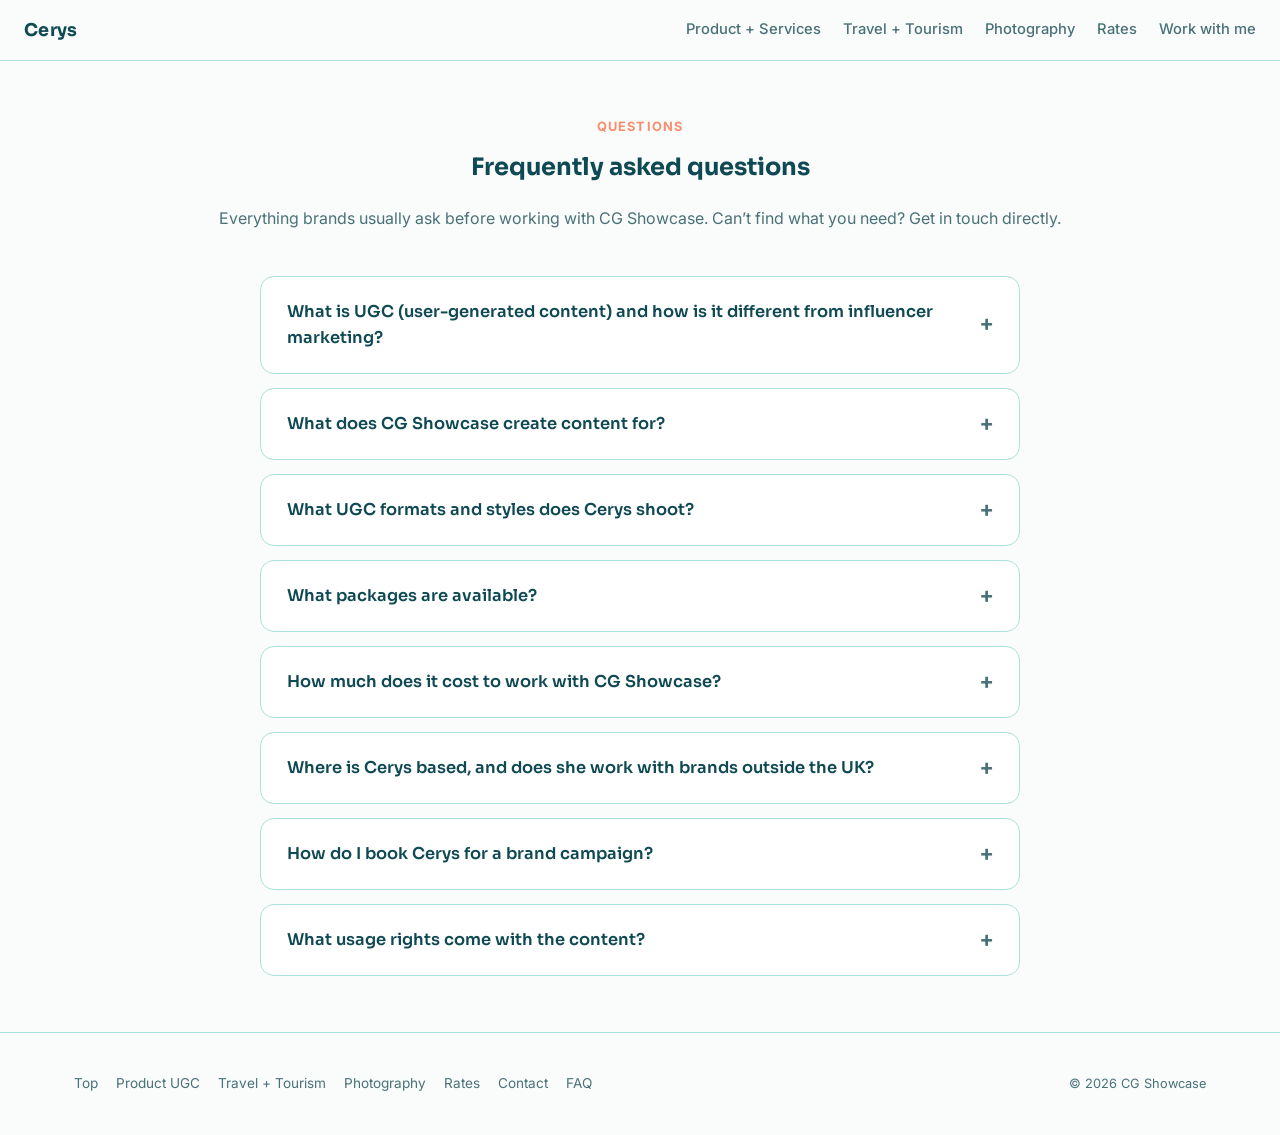
<file: faq.html>
<!DOCTYPE html>
<html lang="en">
  <head>
    <link rel="icon" type="image/svg+xml" href="favicon.svg" />
    <meta charset="UTF-8" />
    <meta name="viewport" content="width=device-width, initial-scale=1.0" />
    <title>FAQ · UGC Content &amp; Rates · CG Showcase</title>
    <meta
      name="description"
      content="Answers to common questions about working with Cerys at CG Showcase: what UGC is, what formats and packages are available, pricing, usage rights, and how to book."
    />
    <link rel="canonical" href="https://cgshowcase.co.uk/faq.html" />

    <!-- Open Graph / social preview -->
    <meta property="og:type" content="website" />
    <meta property="og:site_name" content="CG Showcase" />
    <meta property="og:url" content="https://cgshowcase.co.uk/faq.html" />
    <meta property="og:title" content="FAQ · UGC Content & Rates · CG Showcase" />
    <meta
      property="og:description"
      content="Answers to common questions about working with Cerys at CG Showcase: what UGC is, what formats and packages are available, pricing, usage rights, and how to book."
    />
    <meta property="og:image" content="https://cgshowcase.co.uk/assets/images/hero.jpg" />

    <link rel="stylesheet" href="styles.css" />
    <link rel="preconnect" href="https://fonts.googleapis.com" />
    <link rel="preconnect" href="https://fonts.gstatic.com" crossorigin />
    <link
      href="https://fonts.googleapis.com/css2?family=Inter:wght@300;400;500;600;700;800&family=Sora:wght@500;600;700;800&display=swap"
      rel="stylesheet"
    />

    <!-- Structured data: lets search engines and AI assistants read these Q&As directly -->
    <script type="application/ld+json">
      {
        "@context": "https://schema.org",
        "@type": "FAQPage",
        "mainEntity": [
          {
            "@type": "Question",
            "name": "What is UGC (user-generated content) and how is it different from influencer marketing?",
            "acceptedAnswer": {
              "@type": "Answer",
              "text": "UGC is short-form, native-feeling video and photo content shot to look like an everyday customer or creator filmed it themselves, rather than a polished brand ad. Unlike traditional influencer marketing, UGC is not usually posted on the creator's own social account to their followers — it is delivered to the brand as a raw asset for the brand to run as paid social ads or organic content on its own channels."
            }
          },
          {
            "@type": "Question",
            "name": "What does CG Showcase create content for?",
            "acceptedAnswer": {
              "@type": "Answer",
              "text": "Cerys, the creator behind CG Showcase, creates realistic, aspirational UGC and content for product brands, hospitality (hotels, dining and activities) and travel and experience brands, produced for TikTok, Instagram and paid social."
            }
          },
          {
            "@type": "Question",
            "name": "What UGC formats and styles does Cerys shoot?",
            "acceptedAnswer": {
              "@type": "Answer",
              "text": "For product and service brands: Fun Edits (viral-format and unexpected-product hooks, product-as-character, stop motion), Lifestyle-Integrated content (product reviews, day-in-the-life, trust-building narratives), Direct Response formats (demo and how-to, problem to solution, the upgrade), Couples content, and comedy Skits. For hospitality and travel brands: dining and activities content, and hotel content. Cerys also shoots on-location photography."
            }
          },
          {
            "@type": "Question",
            "name": "What packages are available?",
            "acceptedAnswer": {
              "@type": "Answer",
              "text": "CG Showcase offers three core packages. The Meta Ad Tester is a low-risk entry package with 3 completed 9:16 videos and a 30-day Meta Ads usage licence, built for brands launching a new product or new to Meta ads. The Hook-Testing Matrix is the most popular package, with 3 completed videos, 6 hooks (2 per video) and a 60-day Meta Ads usage licence, built for performance marketers fighting creative fatigue. The Scaling Vault & Raw Asset Kit is the full-scale package, with 5 video assets, 15 hook versions, full access to raw unedited files with perpetual ownership, and a 90-day Meta Ads usage licence, built for brands scaling a mature ad account."
            }
          },
          {
            "@type": "Question",
            "name": "How much does it cost to work with CG Showcase?",
            "acceptedAnswer": {
              "@type": "Answer",
              "text": "Pricing depends on the package and scope of the project. All three packages are offered at a 10-20% discount versus booking individually. Brands are encouraged to share their goals so Cerys can recommend the right package and confirm a quote."
            }
          },
          {
            "@type": "Question",
            "name": "Where is Cerys based, and does she work with brands outside the UK?",
            "acceptedAnswer": {
              "@type": "Answer",
              "text": "Cerys is based between North Wales and Manchester, UK, and is a full-time UGC Creator & Strategist with over 10 years of combined experience in content creation and analysis. She works with brands both in the UK and internationally, creating UGC for digital products as well as physical products shipped to her for filming."
            }
          },
          {
            "@type": "Question",
            "name": "How do I book Cerys for a brand campaign?",
            "acceptedAnswer": {
              "@type": "Answer",
              "text": "Get in touch by email at cgshowcase@outlook.com with your brand and goals, and Cerys will recommend the right formats and package, or put together a custom plan if you already know what you need."
            }
          },
          {
            "@type": "Question",
            "name": "What usage rights come with the content?",
            "acceptedAnswer": {
              "@type": "Answer",
              "text": "Each package includes a Meta Ads usage licence for a set period (30, 60 or 90 days depending on the package). The Scaling Vault & Raw Asset Kit also includes full access to the raw, unedited video files with perpetual ownership, so in-house editors can remix them freely."
            }
          }
        ]
      }
    </script>
  </head>
  <body>
    <nav class="navigation" aria-label="Primary navigation">
      <a href="/" class="nav-logo">Cerys</a>
      <div class="nav-links" id="navLinks">
        <a href="/#product-ugc" class="nav-link">Product + Services</a>
        <a href="/#hospitality" class="nav-link">Travel + Tourism</a>
        <a href="/#photography" class="nav-link">Photography</a>
        <a href="/#rates" class="nav-link">Rates</a>
        <a href="/#contact" class="nav-link">Work with me</a>
      </div>
      <button class="mobile-menu-toggle" type="button" aria-label="Open menu" id="menuToggle">
        <span></span>
        <span></span>
        <span></span>
      </button>
    </nav>

    <section class="content-section">
      <div class="container">
        <div class="section-header">
          <p class="section-label">Questions</p>
          <h1>Frequently asked questions</h1>
        </div>
        <p class="category-intro category-intro--wide">
          Everything brands usually ask before working with CG Showcase. Can&rsquo;t find what you need? <a href="/#contact">Get in touch</a> directly.
        </p>

        <div class="faq-list">
          <details class="faq-item">
            <summary>What is UGC (user-generated content) and how is it different from influencer marketing?</summary>
            <p>UGC is short-form, native-feeling video and photo content shot to look like an everyday customer or creator filmed it themselves, rather than a polished brand ad. Unlike traditional influencer marketing, UGC is not usually posted on the creator&rsquo;s own social account to their followers &mdash; it&rsquo;s delivered to the brand as a raw asset for the brand to run as paid social ads or organic content on its own channels.</p>
          </details>

          <details class="faq-item">
            <summary>What does CG Showcase create content for?</summary>
            <p>Cerys, the creator behind CG Showcase, creates realistic, aspirational UGC and content for product brands, hospitality (hotels, dining and activities) and travel and experience brands, produced for TikTok, Instagram and paid social.</p>
          </details>

          <details class="faq-item">
            <summary>What UGC formats and styles does Cerys shoot?</summary>
            <p>For product and service brands: Fun Edits (viral-format and unexpected-product hooks, product-as-character, stop motion), Lifestyle-Integrated content (product reviews, day-in-the-life, trust-building narratives), Direct Response formats (demo and how-to, problem to solution, the upgrade), Couples content, and comedy Skits. For hospitality and travel brands: dining and activities content, and hotel content. Cerys also shoots on-location photography.</p>
          </details>

          <details class="faq-item">
            <summary>What packages are available?</summary>
            <p><strong>The Meta Ad Tester</strong> &mdash; a low-risk entry package with 3 completed 9:16 videos and a 30-day Meta Ads usage licence, ideal for brands launching a new product or new to Meta ads.</p>
            <p><strong>The Hook-Testing Matrix</strong> (most popular) &mdash; 3 completed videos, 6 hooks (2 per video) and a 60-day Meta Ads usage licence, built for performance marketers fighting creative fatigue.</p>
            <p><strong>The Scaling Vault &amp; Raw Asset Kit</strong> &mdash; the full-scale package, with 5 video assets, 15 hook versions, full access to raw unedited files with perpetual ownership, and a 90-day Meta Ads usage licence.</p>
          </details>

          <details class="faq-item">
            <summary>How much does it cost to work with CG Showcase?</summary>
            <p>Pricing depends on the package and scope of the project. All three packages are offered at a 10&ndash;20% discount versus booking individually. Share your goals and Cerys will recommend the right package and confirm a quote.</p>
          </details>

          <details class="faq-item">
            <summary>Where is Cerys based, and does she work with brands outside the UK?</summary>
            <p>Cerys is based between North Wales and Manchester, UK, and is a full-time UGC Creator &amp; Strategist with over 10 years of combined experience in content creation and analysis. She works with brands both in the UK and internationally, creating UGC for digital products as well as physical products shipped to her for filming.</p>
          </details>

          <details class="faq-item">
            <summary>How do I book Cerys for a brand campaign?</summary>
            <p>Get in touch by email at <a href="mailto:cgshowcase@outlook.com">cgshowcase@outlook.com</a> with your brand and goals, and Cerys will recommend the right formats and package, or put together a custom plan if you already know what you need.</p>
          </details>

          <details class="faq-item">
            <summary>What usage rights come with the content?</summary>
            <p>Each package includes a Meta Ads usage licence for a set period (30, 60 or 90 days depending on the package). The Scaling Vault &amp; Raw Asset Kit also includes full access to the raw, unedited video files with perpetual ownership, so in-house editors can remix them freely.</p>
          </details>
        </div>
      </div>
    </section>

    <footer class="footer">
      <div class="container">
        <div class="footer-links">
          <a href="/#top">Top</a>
          <a href="/#product-ugc">Product UGC</a>
          <a href="/#hospitality">Travel + Tourism</a>
          <a href="/#photography">Photography</a>
          <a href="/#rates">Rates</a>
          <a href="/#contact">Contact</a>
          <a href="/faq.html">FAQ</a>
        </div>
        <div class="footer-copyright">© <span id="year"></span> CG Showcase</div>
      </div>
    </footer>

    <script>
      document.addEventListener("DOMContentLoaded", () => {
        const year = document.getElementById("year");
        if (year) year.textContent = String(new Date().getFullYear());

        const toggle = document.getElementById("menuToggle");
        const links = document.getElementById("navLinks");
        if (toggle && links) {
          toggle.addEventListener("click", () => {
            const isOpen = links.getAttribute("data-open") === "true";
            links.setAttribute("data-open", String(!isOpen));
          });
        }
      });
    </script>
  </body>
</html>
</file>
<file: styles.css>
/* ============================
   CG Showcase — base + tokens
   ============================ */
:root {
  /* Colour scheme: 0F4953 / F98E6E / CBF5EF / F9FCFB / FFCFD2 */
  --color-bg: #f9fcfb;
  --color-bg-alt: #cbf5ef;
  --color-ink: #0f4953;
  --color-ink-soft: #4a7178;
  --color-accent: #f98e6e;
  --color-accent-dark: #e8734f;
  --color-secondary: #ffcfd2;
  --color-secondary-dark: #f4a6ac;
  --color-line: #a9e0d8;
  --color-card: #ffffff;
  --color-hero-bg: #fdf0ef;
  --font-heading: "Sora", "Inter", sans-serif;
  --font-body: "Inter", sans-serif;
  --radius-lg: 22px;
  --radius-md: 14px;
  --max-width: 1180px;
  color-scheme: light;
}

* {
  box-sizing: border-box;
}

html {
  scroll-behavior: smooth;
}

body {
  margin: 0;
  background: var(--color-bg);
  color: var(--color-ink);
  font-family: var(--font-body);
  line-height: 1.6;
  -webkit-font-smoothing: antialiased;
}

img {
  max-width: 100%;
  display: block;
}

a {
  color: inherit;
  text-decoration: none;
}

.container {
  max-width: var(--max-width);
  margin: 0 auto;
  padding: 0 24px;
}

h1, h2, h3, h4 {
  font-family: var(--font-heading);
  margin: 0;
  color: var(--color-ink);
}

/* ============================
   Navigation
   ============================ */
.navigation {
  position: sticky;
  top: 0;
  z-index: 50;
  display: flex;
  align-items: center;
  justify-content: space-between;
  gap: 16px;
  padding: 16px 24px;
  background: rgba(249, 252, 251, 0.9);
  backdrop-filter: blur(10px);
  border-bottom: 1px solid var(--color-line);
}

.nav-logo {
  font-family: var(--font-heading);
  font-weight: 700;
  font-size: 1.1rem;
  letter-spacing: 0.02em;
}

.nav-links {
  display: flex;
  align-items: center;
  gap: 22px;
  flex-wrap: wrap;
}

.nav-link {
  font-size: 0.92rem;
  font-weight: 500;
  color: var(--color-ink-soft);
  white-space: nowrap;
  transition: color 0.15s ease;
}

.nav-link:hover {
  color: var(--color-accent);
}

.mobile-menu-toggle {
  display: none;
  flex-direction: column;
  gap: 5px;
  background: none;
  border: none;
  cursor: pointer;
  padding: 6px;
}

.mobile-menu-toggle span {
  width: 22px;
  height: 2px;
  background: var(--color-ink);
  border-radius: 2px;
}

/* ============================
   Hero
   ============================ */
.hero {
  position: relative;
  padding: 48px 0 32px;
  overflow: hidden;
  background: var(--color-hero-bg);
}

.hero-content {
  display: grid;
  grid-template-columns: 1.15fr 0.85fr;
  gap: 48px;
  align-items: center;
}

.hero-left,
.hero-right {
  min-width: 0;
}

.hero-eyebrow {
  font-size: 0.85rem;
  font-weight: 600;
  letter-spacing: 0.06em;
  text-transform: uppercase;
  color: var(--color-accent-dark);
  margin: 0 0 14px;
}

.hero-title {
  font-size: clamp(2.4rem, 5vw, 3.6rem);
  font-weight: 800;
  line-height: 1.05;
  margin-bottom: 18px;
}

.hero-role {
  font-family: var(--font-heading);
  font-weight: 700;
  font-size: 1.05rem;
  color: var(--color-accent-dark);
  margin: 0 0 12px;
}

.hero-subtitle {
  font-size: 0.76rem;
  color: var(--color-ink-soft);
  margin: 0 0 22px;
}

.hero-location {
  font-family: var(--font-heading);
  font-weight: 700;
  font-size: 0.79rem;
  color: var(--color-ink);
  margin: 0 0 10px;
}

.hero-facts {
  list-style: none;
  margin: 0 0 22px;
  padding: 0;
  display: flex;
  flex-direction: column;
  gap: 8px;
}

.hero-facts li {
  position: relative;
  padding-left: 20px;
  font-size: 0.76rem;
  color: var(--color-ink-soft);
  line-height: 1.5;
}

.hero-facts li::before {
  content: "";
  position: absolute;
  left: 0;
  top: 0.55em;
  width: 7px;
  height: 7px;
  border-radius: 999px;
  background: var(--color-accent);
}

.hero-stats {
  display: grid;
  grid-template-columns: repeat(6, 1fr);
  gap: 10px;
  margin-bottom: 20px;
}

.hero-stat {
  display: flex;
  flex-direction: column;
  justify-content: center;
  gap: 1px;
  background: var(--color-bg-alt);
  border-radius: var(--radius-md);
  padding: 10px 14px;
}

.hero-stat:nth-child(1),
.hero-stat:nth-child(2) {
  grid-column: span 3;
}

.hero-stat:nth-child(3),
.hero-stat:nth-child(4),
.hero-stat:nth-child(5) {
  grid-column: span 2;
}

.hero-stat.hero-stat-inline {
  flex-direction: row;
  align-items: baseline;
  gap: 6px;
}

.hero-stat-value {
  font-family: var(--font-heading);
  font-weight: 800;
  font-size: 1.25rem;
  color: var(--color-accent-dark);
  line-height: 1.1;
}

.hero-stat-inline .hero-stat-value {
  font-size: 1rem;
}

.hero-stat-label {
  font-size: 0.76rem;
  color: var(--color-ink-soft);
  line-height: 1.3;
}

.hero-note {
  font-size: 0.98rem;
  color: var(--color-ink-soft);
  max-width: 46ch;
  margin: 0 0 12px;
}

.hero-note:last-of-type {
  margin-bottom: 26px;
}

.rates-note {
  text-align: center;
  max-width: 52ch;
  margin: 0 auto 6px;
}

.rates-note:last-of-type {
  margin-bottom: 34px;
}

.contact-cta {
  margin-bottom: 36px;
}

.email-button {
  display: inline-flex;
  align-items: center;
  gap: 10px;
  background: var(--color-accent);
  color: #fff;
  font-weight: 700;
  font-size: 0.9rem;
  letter-spacing: 0.03em;
  padding: 14px 24px;
  border-radius: 999px;
  transition: transform 0.15s ease, background 0.15s ease;
}

.email-button:hover {
  background: var(--color-accent-dark);
  transform: translateY(-1px);
}

.email-icon {
  width: 18px;
  height: 18px;
  fill: currentColor;
}

.hero-right {
  display: flex;
  flex-direction: column;
  align-items: center;
  gap: 22px;
}

.hero-image-wrap {
  width: 100%;
  max-width: 320px;
  margin: 0 auto;
  border-radius: var(--radius-lg);
  overflow: hidden;
  box-shadow: 0 24px 60px -20px rgba(15, 73, 83, 0.3);
}

.hero-image {
  width: 100%;
  aspect-ratio: 9 / 11;
  object-fit: cover;
}

/* Brand carousel */
.brand-carousel {
  width: 100%;
  max-width: 360px;
  margin: 0 auto;
  text-align: center;
}

.carousel-label {
  font-size: 0.78rem;
  font-weight: 600;
  text-transform: uppercase;
  letter-spacing: 0.06em;
  color: var(--color-ink-soft);
  margin: 0 0 12px;
}

.carousel-track-wrapper {
  overflow: hidden;
  -webkit-mask-image: linear-gradient(90deg, transparent, #000 8%, #000 92%, transparent);
  mask-image: linear-gradient(90deg, transparent, #000 8%, #000 92%, transparent);
}

.carousel-track {
  display: flex;
  gap: 16px;
  width: max-content;
  animation: scroll-logos 22s linear infinite;
}

.brand-card {
  margin: 0;
  flex: 0 0 auto;
  width: 92px;
  height: 50px;
  display: flex;
  align-items: center;
  justify-content: center;
}

.brand-card img {
  max-width: 100%;
  max-height: 100%;
  width: auto;
  height: auto;
  object-fit: contain;
  border-radius: 6px;
}

@keyframes scroll-logos {
  from { transform: translateX(0); }
  to { transform: translateX(-50%); }
}

.section-arrow {
  position: absolute;
  left: 50%;
  bottom: 18px;
  transform: translateX(-50%);
  width: 30px;
  height: 30px;
  border-left: 2px solid var(--color-ink-soft);
  border-bottom: 2px solid var(--color-ink-soft);
  transform: translateX(-50%) rotate(-45deg);
  opacity: 0.5;
}

/* ============================
   Content sections
   ============================ */
.content-section {
  position: relative;
  padding: 56px 0;
  scroll-margin-top: 76px;
}

.content-section.alt {
  background: var(--color-bg-alt);
}

.section-header {
  text-align: center;
  max-width: 640px;
  margin: 0 auto 20px;
}

.section-label {
  font-size: 0.8rem;
  font-weight: 700;
  text-transform: uppercase;
  letter-spacing: 0.08em;
  color: var(--color-accent);
  margin: 0 0 10px;
}

.section-header h2 {
  font-size: clamp(1.8rem, 3.5vw, 2.4rem);
}

.category-intro {
  text-align: center;
  max-width: 60ch;
  margin: 0 auto 44px;
  color: var(--color-ink-soft);
}

.category-intro--wide {
  max-width: 92ch;
}

/* ============================
   Video cards (custom player)
   ============================ */
.video-card {
  position: relative;
  border-radius: var(--radius-md);
  overflow: hidden;
  background: #000;
  aspect-ratio: 9 / 16;
  width: 100%;
}

.ugc-video,
.ugc-video-flat {
  width: 100%;
  height: 100%;
  object-fit: cover;
  display: block;
  cursor: pointer;
}

.video-play-button {
  position: absolute;
  inset: 0;
  margin: auto;
  width: 56px;
  height: 56px;
  border-radius: 50%;
  background: rgba(255, 255, 255, 0.92);
  border: none;
  display: flex;
  align-items: center;
  justify-content: center;
  cursor: pointer;
  transition: opacity 0.15s ease, transform 0.15s ease;
}

.video-play-button svg {
  width: 20px;
  height: 20px;
  fill: var(--color-ink);
  margin-left: 2px;
}

.video-card.is-playing .video-play-button {
  opacity: 0;
  pointer-events: none;
}

.video-card:hover .video-play-button {
  transform: scale(1.06);
}

.video-controls {
  position: absolute;
  left: 10px;
  right: 10px;
  bottom: 10px;
  opacity: 0;
  transition: opacity 0.2s ease;
}

.video-card:hover .video-controls,
.video-card.is-playing .video-controls {
  opacity: 1;
}

/* ============================
   Reusable category tabs
   (used by Product UGC, Hospitality, Photography)
   ============================ */
.tab-picker {
  margin: 36px 0 30px;
}

.tab-picker-top {
  display: flex;
  align-items: center;
  justify-content: flex-start;
  flex-wrap: wrap;
  gap: 6px 14px;
}

/* Hospitality's label sits above "Choose a category" instead of
   alongside it, unlike Product + Service UGC's side-by-side layout. */
#hospitality .tab-picker-top {
  flex-direction: column;
  align-items: flex-start;
  gap: 0;
}

.tab-picker-title {
  margin: 0 0 14px;
}

.tab-picker-label {
  display: inline-flex;
  align-items: center;
  gap: 8px;
  font-family: var(--font-heading);
  font-style: italic;
  font-size: 1rem;
  color: var(--color-ink-soft);
  margin: 0 0 14px;
}

.tab-picker-arrow {
  width: 42px;
  height: 22px;
  color: var(--color-ink-soft);
  opacity: 0.6;
}

.tab-row {
  display: flex;
  flex-wrap: wrap;
  gap: 10px;
}

.tab-btn {
  font-family: var(--font-body);
  font-weight: 600;
  font-size: 0.88rem;
  padding: 11px 20px;
  border-radius: 999px;
  border: 2px solid var(--color-ink);
  background: var(--color-card);
  color: var(--color-ink);
  cursor: pointer;
  transition: background 0.15s ease, color 0.15s ease, transform 0.15s ease;
  white-space: nowrap;
}

.tab-btn:hover {
  transform: translateY(-1px);
}

.tab-btn.is-active {
  background: var(--color-accent);
  border-color: var(--color-accent);
  color: #fff;
}

.tab-panel-box {
  background: var(--color-card);
  border: 2px solid var(--color-ink);
  border-radius: var(--radius-lg);
  padding: 32px;
}

.tab-panel-title {
  font-size: 1.3rem;
  margin-bottom: 22px;
}

.tab-panel-copy {
  margin-bottom: 22px;
}

.category-blurb {
  color: var(--color-ink-soft);
  font-size: 0.98rem;
  line-height: 1.6;
  max-width: 68ch;
  margin: 0;
}

.tab-grid {
  display: grid;
  grid-template-columns: repeat(4, 1fr);
  gap: 24px;
}

.tab-grid[hidden],
.tab-panel-copy[hidden] {
  display: none;
}

/* Photography — plain photo gallery filtered by client logo buttons
   (not text category tabs like Product UGC / Hospitality) */
.logo-filter-row {
  display: flex;
  flex-wrap: wrap;
  gap: 16px;
  margin: 36px 0 30px;
}

.logo-filter-btn {
  display: flex;
  align-items: center;
  justify-content: center;
  height: 68px;
  width: 150px;
  padding: 10px 18px;
  border-radius: var(--radius-md);
  border: 2px solid var(--color-ink);
  background: var(--color-card);
  cursor: pointer;
  transition: border-color 0.15s ease, background 0.15s ease, transform 0.15s ease;
}

.logo-filter-btn:hover {
  transform: translateY(-1px);
}

.logo-filter-btn img {
  max-height: 32px;
  max-width: 100%;
  object-fit: contain;
}

.logo-filter-btn.is-active {
  border-color: var(--color-accent);
  box-shadow: 0 0 0 3px rgba(249, 142, 110, 0.35);
}

.photo-grid {
  margin-top: 6px;
  grid-template-columns: repeat(6, 1fr);
  gap: 14px;
}

/* Flat media card (Product UGC videos, Photography photos) */
.media-card {
  display: flex;
  flex-direction: column;
  align-items: center;
}

.media-card .video-card,
.media-card .photo-frame {
  border: 2px solid var(--color-ink);
  width: 100%;
}

.media-card-logo {
  margin-top: 14px;
  max-height: 40px;
  max-width: 85%;
  object-fit: contain;
}

.media-card-title {
  display: flex;
  flex: 1 0 auto;
  align-items: flex-end;
  justify-content: center;
  min-height: 2.6em;
  margin: 0 0 14px;
  font-family: var(--font-heading);
  font-weight: 600;
  font-size: 0.92rem;
  line-height: 1.3;
  text-align: center;
  color: var(--color-ink);
}

.photo-frame {
  position: relative;
  border-radius: var(--radius-md);
  overflow: hidden;
  aspect-ratio: 9 / 16;
}

.photo-frame img {
  width: 100%;
  height: 100%;
  object-fit: cover;
}

/* ============================
   "Why it works" popout badge
   ============================ */
.corner-banner {
  position: absolute;
  top: 10px;
  right: 10px;
  z-index: 3;
  font-family: var(--font-body);
  font-weight: 700;
  font-size: 0.68rem;
  text-transform: uppercase;
  letter-spacing: 0.03em;
  padding: 6px 10px;
  border-radius: 999px;
  background: var(--color-accent);
  color: #fff;
  box-shadow: 0 4px 10px rgba(15, 73, 83, 0.25);
}

.why-it-works {
  position: absolute;
  top: 10px;
  left: 10px;
  z-index: 3;
  display: inline-flex;
  align-items: center;
  gap: 5px;
  font-family: var(--font-body);
  font-weight: 700;
  font-size: 0.68rem;
  text-transform: uppercase;
  letter-spacing: 0.02em;
  padding: 6px 10px;
  border-radius: 999px;
  background: rgba(255, 207, 210, 0.95);
  color: var(--color-ink);
  border: none;
  cursor: pointer;
  box-shadow: 0 4px 10px rgba(15, 73, 83, 0.25);
  transition: transform 0.15s ease;
}

.why-it-works:hover {
  transform: translateY(-1px);
}

/* Clickable video tags (A/B tested / Raw Footage / Narration / Model
   Montage / Faceless Montage / Demo Montage) — same shape and
   click-to-reveal behaviour as "why it works". Each tag type gets its own
   colour, drawn from the site's existing palette, so they read as
   distinct types at a glance. */
.video-tag {
  position: absolute;
  top: 10px;
  left: 10px;
  z-index: 3;
  display: inline-flex;
  align-items: center;
  gap: 5px;
  font-family: var(--font-body);
  font-weight: 700;
  font-size: 0.68rem;
  text-transform: uppercase;
  letter-spacing: 0.02em;
  padding: 6px 10px;
  border-radius: 999px;
  background: var(--color-bg-alt);
  color: var(--color-ink);
  border: none;
  cursor: pointer;
  box-shadow: 0 4px 10px rgba(15, 73, 83, 0.25);
  transition: transform 0.15s ease;
}

.video-tag:hover {
  transform: translateY(-1px);
}

.video-tag--raw {
  background: var(--color-secondary-dark);
  color: var(--color-ink);
}

.video-tag--narration {
  background: var(--color-secondary);
  color: var(--color-ink);
}

.video-tag--model {
  background: var(--color-ink);
  color: #fff;
}

.video-tag--faceless {
  background: var(--color-line);
  color: var(--color-ink);
}

.video-tag--demo {
  background: var(--color-accent-dark);
  color: #fff;
}

.video-tag--ab {
  background: #14181a;
  color: #fff;
}

.why-it-works-emoji {
  font-size: 12px;
  line-height: 1;
}

/* First "Why it works" button on the page — a nudging arrow replaces the
   removed intro copy that used to explain the badges. */
.why-it-works--intro {
  animation: why-it-works-nudge 1.6s ease-in-out infinite;
}

.why-it-works-arrow {
  display: inline-block;
  font-size: 13px;
  line-height: 1;
  animation: why-it-works-arrow-nudge 1.2s ease-in-out infinite;
}

@keyframes why-it-works-arrow-nudge {
  0%, 100% { transform: translateX(0); }
  50% { transform: translateX(3px); }
}

@keyframes why-it-works-nudge {
  0%, 100% { transform: translateY(0); }
  50% { transform: translateY(-2px); }
}

.why-it-works-panel {
  position: absolute;
  inset: 0;
  z-index: 4;
  display: flex;
  align-items: flex-end;
  padding: 16px;
  background: linear-gradient(180deg, rgba(15, 73, 83, 0.15) 0%, rgba(15, 73, 83, 0.92) 78%);
  opacity: 0;
  pointer-events: none;
  transition: opacity 0.18s ease;
}

.video-card.why-open .why-it-works-panel,
.photo-frame.why-open .why-it-works-panel {
  opacity: 1;
  pointer-events: auto;
}

.why-it-works-panel p {
  margin: 0;
  color: #fff;
  font-size: 0.82rem;
  line-height: 1.5;
}

.why-it-works-panel strong {
  display: block;
  font-family: var(--font-heading);
  font-size: 0.85rem;
  margin-bottom: 6px;
  color: #fff;
}

.video-progress {
  width: 100%;
  accent-color: var(--color-accent);
  cursor: pointer;
}

/* ============================
   Photography gallery + lightbox
   ============================ */
.photo-grid .photo-frame {
  aspect-ratio: 4 / 5;
  cursor: zoom-in;
  border: 2px solid var(--color-ink);
}

.photo-grid .photo-frame img {
  transition: transform 0.25s ease;
}

.photo-grid .photo-frame:hover img {
  transform: scale(1.04);
}

.lightbox {
  position: fixed;
  inset: 0;
  z-index: 100;
  display: flex;
  align-items: center;
  justify-content: center;
  padding: 24px;
  background: rgba(15, 73, 83, 0.92);
}

.lightbox[hidden] {
  display: none;
}

.lightbox-figure {
  position: relative;
  max-width: min(92vw, 1100px);
  max-height: 88vh;
  display: flex;
  align-items: center;
  justify-content: center;
}

.lightbox-image {
  max-width: 100%;
  max-height: 88vh;
  border-radius: var(--radius-md);
  box-shadow: 0 20px 50px rgba(0, 0, 0, 0.4);
}

.lightbox-close,
.lightbox-prev,
.lightbox-next {
  position: fixed;
  display: flex;
  align-items: center;
  justify-content: center;
  width: 44px;
  height: 44px;
  border-radius: 50%;
  border: none;
  background: rgba(255, 255, 255, 0.95);
  color: var(--color-ink);
  cursor: pointer;
  transition: transform 0.15s ease, background 0.15s ease;
  z-index: 101;
}

.lightbox-close:hover,
.lightbox-prev:hover,
.lightbox-next:hover {
  background: #fff;
  transform: scale(1.06);
}

.lightbox-close {
  top: 20px;
  right: 20px;
}

.lightbox-prev,
.lightbox-next {
  top: 50%;
  transform: translateY(-50%);
}

.lightbox-prev:hover,
.lightbox-next:hover {
  transform: translateY(-50%) scale(1.06);
}

.lightbox-prev {
  left: 20px;
}

.lightbox-next {
  right: 20px;
}

.lightbox-close svg,
.lightbox-prev svg,
.lightbox-next svg {
  width: 20px;
  height: 20px;
  fill: none;
  stroke: currentColor;
  stroke-width: 2.2;
  stroke-linecap: round;
  stroke-linejoin: round;
}

.lightbox-counter {
  position: fixed;
  bottom: 20px;
  left: 50%;
  transform: translateX(-50%);
  z-index: 101;
  color: #fff;
  font-family: var(--font-body);
  font-size: 0.82rem;
  letter-spacing: 0.03em;
  background: rgba(15, 73, 83, 0.55);
  padding: 6px 14px;
  border-radius: 999px;
}

@media (max-width: 640px) {
  .lightbox-prev {
    left: 8px;
  }
  .lightbox-next {
    right: 8px;
  }
  .lightbox-close {
    top: 10px;
    right: 10px;
  }
}

/* Phone frame mockup */
.phone-frame {
  background: var(--color-ink);
  border-radius: 34px;
  padding: 10px;
  box-shadow: 0 20px 40px -16px rgba(15, 73, 83, 0.35);
  max-width: 230px;
  margin: 0 auto;
}

.phone-screen {
  border-radius: 24px;
  overflow: hidden;
}

/* Portfolio grids */
.examples-grid {
  display: grid;
  grid-template-columns: repeat(4, 1fr);
  gap: 28px;
}

.example-item {
  text-align: center;
}

.example-title {
  margin-top: 14px;
  font-size: 0.95rem;
  font-weight: 600;
  color: var(--color-ink-soft);
}

/* Hospitality — horizontally scrollable row instead of wrapping to a
   messy extra row when a category has more than 4 videos */
#hospitality .tab-grid {
  display: flex;
  flex-wrap: nowrap;
  overflow-x: auto;
  gap: 24px;
  padding-bottom: 14px;
  scroll-snap-type: x proximity;
  -webkit-overflow-scrolling: touch;
}

#hospitality .tab-grid[hidden] {
  display: none;
}

#hospitality .tab-grid .example-item {
  flex: 0 0 auto;
  width: 230px;
  scroll-snap-align: start;
}

#hospitality .tab-grid::-webkit-scrollbar {
  height: 8px;
}

#hospitality .tab-grid::-webkit-scrollbar-thumb {
  background: var(--color-line);
  border-radius: 999px;
}

#hospitality .tab-grid::-webkit-scrollbar-track {
  background: transparent;
}

/* Product + Service UGC — same horizontally scrollable treatment, but only
   once a category actually has more than 4 videos (a 5th card present).
   A category of 4 or fewer stays on the normal grid so it fills the row
   evenly instead of sitting fixed-width and left-shifted. */
#product-ugc .tab-grid:has(.media-card:nth-child(5)) {
  display: flex;
  flex-wrap: nowrap;
  overflow-x: auto;
  gap: 24px;
  padding-bottom: 14px;
  scroll-snap-type: x proximity;
  -webkit-overflow-scrolling: touch;
}

#product-ugc .tab-grid:has(.media-card:nth-child(5))[hidden] {
  display: none;
}

#product-ugc .tab-grid:has(.media-card:nth-child(5)) .media-card {
  flex: 0 0 auto;
  width: 230px;
  scroll-snap-align: start;
}

#product-ugc .tab-grid:has(.media-card:nth-child(5))::-webkit-scrollbar {
  height: 8px;
}

#product-ugc .tab-grid:has(.media-card:nth-child(5))::-webkit-scrollbar-thumb {
  background: var(--color-line);
  border-radius: 999px;
}

#product-ugc .tab-grid:has(.media-card:nth-child(5))::-webkit-scrollbar-track {
  background: transparent;
}

/* Skits & Couples — fewer than four videos, so centre them instead of
   leaving them left-shifted in an otherwise-empty 4-column grid row.
   Card width matches the Fun Edits grid's column width exactly at every
   breakpoint (same calc as the base .tab-grid's repeat(4/2,1fr) + gap),
   so sizing is identical to the full-grid panels, just centered. */
#product-ugc .tab-grid[data-panel="skits"],
#product-ugc .tab-grid[data-panel="couples"] {
  display: flex;
  flex-wrap: wrap;
  justify-content: center;
}

#product-ugc .tab-grid[data-panel="skits"][hidden],
#product-ugc .tab-grid[data-panel="couples"][hidden] {
  display: none;
}

#product-ugc .tab-grid[data-panel="skits"] .media-card,
#product-ugc .tab-grid[data-panel="couples"] .media-card {
  flex: 0 1 calc(25% - 18px);
  max-width: calc(25% - 18px);
}




/* Rates */
.rates-grid {
  display: grid;
  grid-template-columns: repeat(3, 1fr);
  gap: 24px;
}

/* Small callout box (Product UGC intro note) */
.note-box {
  max-width: 640px;
  margin: 40px auto 0;
  text-align: center;
  background: var(--color-card);
  border: 1px solid var(--color-line);
  border-radius: var(--radius-md);
  padding: 18px 26px;
}

.note-box p {
  margin: 0;
  color: var(--color-ink-soft);
  font-size: 0.92rem;
  line-height: 1.5;
}

/* Rates closing statement — a bold standalone title, not boxed */
.rates-statement {
  max-width: 640px;
  margin: 44px auto 0;
  text-align: center;
  font-family: var(--font-heading);
  font-weight: 700;
  font-size: clamp(1.2rem, 2.4vw, 1.6rem);
  line-height: 1.4;
  color: var(--color-ink);
}

.rates-statement--accent {
  color: var(--color-accent-dark);
}

.rates-statement-small {
  max-width: 560px;
  margin: 14px auto 0;
  text-align: center;
  font-size: 0.85rem;
  line-height: 1.5;
  color: var(--color-ink-soft);
}


.rate-card {
  display: flex;
  flex-direction: column;
  background: var(--color-card);
  border: 1px solid var(--color-line);
  border-radius: var(--radius-md);
  padding: 32px 26px;
  text-align: left;
}

.rate-card.featured {
  border-color: var(--color-accent);
  box-shadow: 0 20px 40px -20px rgba(68, 93, 72, 0.35);
  transform: translateY(-6px);
}

.rate-badge {
  display: inline-block;
  align-self: center;
  background: var(--color-accent);
  color: #fff;
  font-size: 0.7rem;
  font-weight: 700;
  text-transform: uppercase;
  letter-spacing: 0.04em;
  padding: 4px 12px;
  border-radius: 999px;
  margin-bottom: 12px;
}

.rate-card-header {
  text-align: center;
  margin-bottom: 16px;
}

.rate-card h3 {
  font-size: 1.15rem;
  margin-bottom: 6px;
}

.rate-tagline {
  margin: 0 0 10px;
  font-size: 0.78rem;
  font-weight: 700;
  text-transform: uppercase;
  letter-spacing: 0.04em;
  color: var(--color-ink-soft);
}

.rate-price {
  font-family: var(--font-heading);
  font-weight: 700;
  font-size: 1.05rem;
  color: var(--color-accent-dark);
  margin: 0;
}

.rate-copy {
  margin: 0 0 14px;
  font-size: 0.9rem;
  line-height: 1.55;
  color: var(--color-ink-soft);
}

.rate-copy strong {
  color: var(--color-ink);
}

.rate-benefit {
  margin: 14px 0 0;
  padding-top: 14px;
  border-top: 1px solid var(--color-line);
}

.rate-card ul {
  list-style: none;
  padding: 0;
  margin: 0 0 14px;
  text-align: left;
  color: var(--color-ink-soft);
  font-size: 0.9rem;
}

.rate-card li {
  padding: 7px 0;
  border-top: 1px solid var(--color-line);
}

.rate-card li:first-child {
  border-top: none;
}

/* Reviews */
.reviews-grid {
  display: grid;
  grid-template-columns: repeat(4, 1fr);
  gap: 20px;
}

.review-card {
  background: var(--color-card);
  border: 1px solid var(--color-line);
  border-radius: var(--radius-md);
  padding: 22px 20px;
  font-size: 0.92rem;
  color: var(--color-ink-soft);
}

.review-stars {
  color: var(--color-accent);
  letter-spacing: 2px;
  margin-bottom: 10px;
}

/* Contact */
.contact-simple {
  text-align: center;
}

.contact-title {
  font-size: clamp(1.8rem, 3.5vw, 2.4rem);
  margin-bottom: 34px;
}

.contact-list {
  display: flex;
  flex-direction: row;
  flex-wrap: wrap;
  align-items: center;
  justify-content: center;
  gap: 14px;
}

.contact-row {
  display: inline-flex;
  align-items: center;
  gap: 12px;
  background: var(--color-card);
  border: 1px solid var(--color-line);
  padding: 12px 22px;
  border-radius: 999px;
  transition: border-color 0.15s ease, transform 0.15s ease;
}

.contact-row:hover {
  border-color: var(--color-accent);
  transform: translateY(-1px);
}

.contact-icon {
  width: 18px;
  height: 18px;
  fill: var(--color-accent);
}

.contact-pill {
  font-weight: 600;
  font-size: 0.95rem;
}

/* Footer */
.footer {
  padding: 40px 0;
  border-top: 1px solid var(--color-line);
}

.footer .container {
  display: flex;
  flex-wrap: wrap;
  align-items: center;
  justify-content: space-between;
  gap: 16px;
}

.footer-links {
  display: flex;
  flex-wrap: wrap;
  gap: 18px;
}

.footer-links a {
  font-size: 0.85rem;
  color: var(--color-ink-soft);
}

.footer-links a:hover {
  color: var(--color-accent);
}

.footer-copyright {
  font-size: 0.8rem;
  color: var(--color-ink-soft);
}

/* ============================
   Responsive
   ============================ */
@media (max-width: 980px) {
  .hero-content {
    grid-template-columns: 1fr;
  }

  .hero-right {
    order: -1;
  }

  .hero-image {
    aspect-ratio: 16 / 10;
    max-width: 420px;
    margin: 0 auto;
  }

  .hero-stats {
    grid-template-columns: 1fr;
  }

  .examples-grid,
  .tab-grid {
    grid-template-columns: repeat(2, 1fr);
  }

  #product-ugc .tab-grid[data-panel="skits"] .media-card,
  #product-ugc .tab-grid[data-panel="couples"] .media-card {
    flex-basis: calc(50% - 12px);
    max-width: calc(50% - 12px);
  }

  .photo-grid {
    grid-template-columns: repeat(3, 1fr);
  }

  .tab-panel-box {
    padding: 24px;
  }

  .rates-grid,
  .reviews-grid {
    grid-template-columns: 1fr;
  }

  .rate-card.featured {
    transform: none;
  }
}

@media (max-width: 720px) {
  .nav-links {
    position: absolute;
    top: 100%;
    left: 0;
    right: 0;
    background: var(--color-bg);
    border-bottom: 1px solid var(--color-line);
    flex-direction: column;
    align-items: flex-start;
    padding: 16px 24px;
    gap: 14px;
    display: none;
  }

  .nav-links[data-open="true"] {
    display: flex;
  }

  .mobile-menu-toggle {
    display: flex;
  }
}

/* FAQ page */
.faq-list {
  max-width: 760px;
  margin: 40px auto 0;
  display: flex;
  flex-direction: column;
  gap: 14px;
}

.faq-item {
  background: var(--color-card);
  border: 1px solid var(--color-line);
  border-radius: var(--radius-md);
  padding: 4px 26px;
}

.faq-item summary {
  cursor: pointer;
  list-style: none;
  padding: 18px 0;
  font-family: var(--font-heading);
  font-weight: 600;
  font-size: 1.02rem;
  color: var(--color-ink);
  display: flex;
  align-items: center;
  justify-content: space-between;
  gap: 16px;
}

.faq-item summary::-webkit-details-marker {
  display: none;
}

.faq-item summary::after {
  content: "+";
  flex-shrink: 0;
  font-size: 1.4rem;
  line-height: 1;
  color: var(--color-ink-soft);
  transition: transform 0.2s ease;
}

.faq-item[open] summary::after {
  transform: rotate(45deg);
}

.faq-item p {
  margin: 0 0 18px;
  color: var(--color-ink-soft);
  font-size: 0.95rem;
  line-height: 1.6;
}

.faq-item p + p {
  margin-top: -8px;
}

@media (max-width: 520px) {
  .examples-grid,
  .tab-grid {
    grid-template-columns: 1fr 1fr;
    gap: 18px;
  }

  #product-ugc .tab-grid[data-panel="skits"] .media-card,
  #product-ugc .tab-grid[data-panel="couples"] .media-card {
    flex-basis: calc(50% - 9px);
    max-width: calc(50% - 9px);
  }

  .tab-panel-box {
    padding: 18px;
  }

  .tab-btn {
    padding: 9px 16px;
    font-size: 0.82rem;
  }

  .photo-grid {
    grid-template-columns: repeat(2, 1fr);
    gap: 10px;
  }

  .hero {
    padding: 36px 0 24px;
  }

  .content-section {
    padding: 40px 0;
  }
}
</file>
